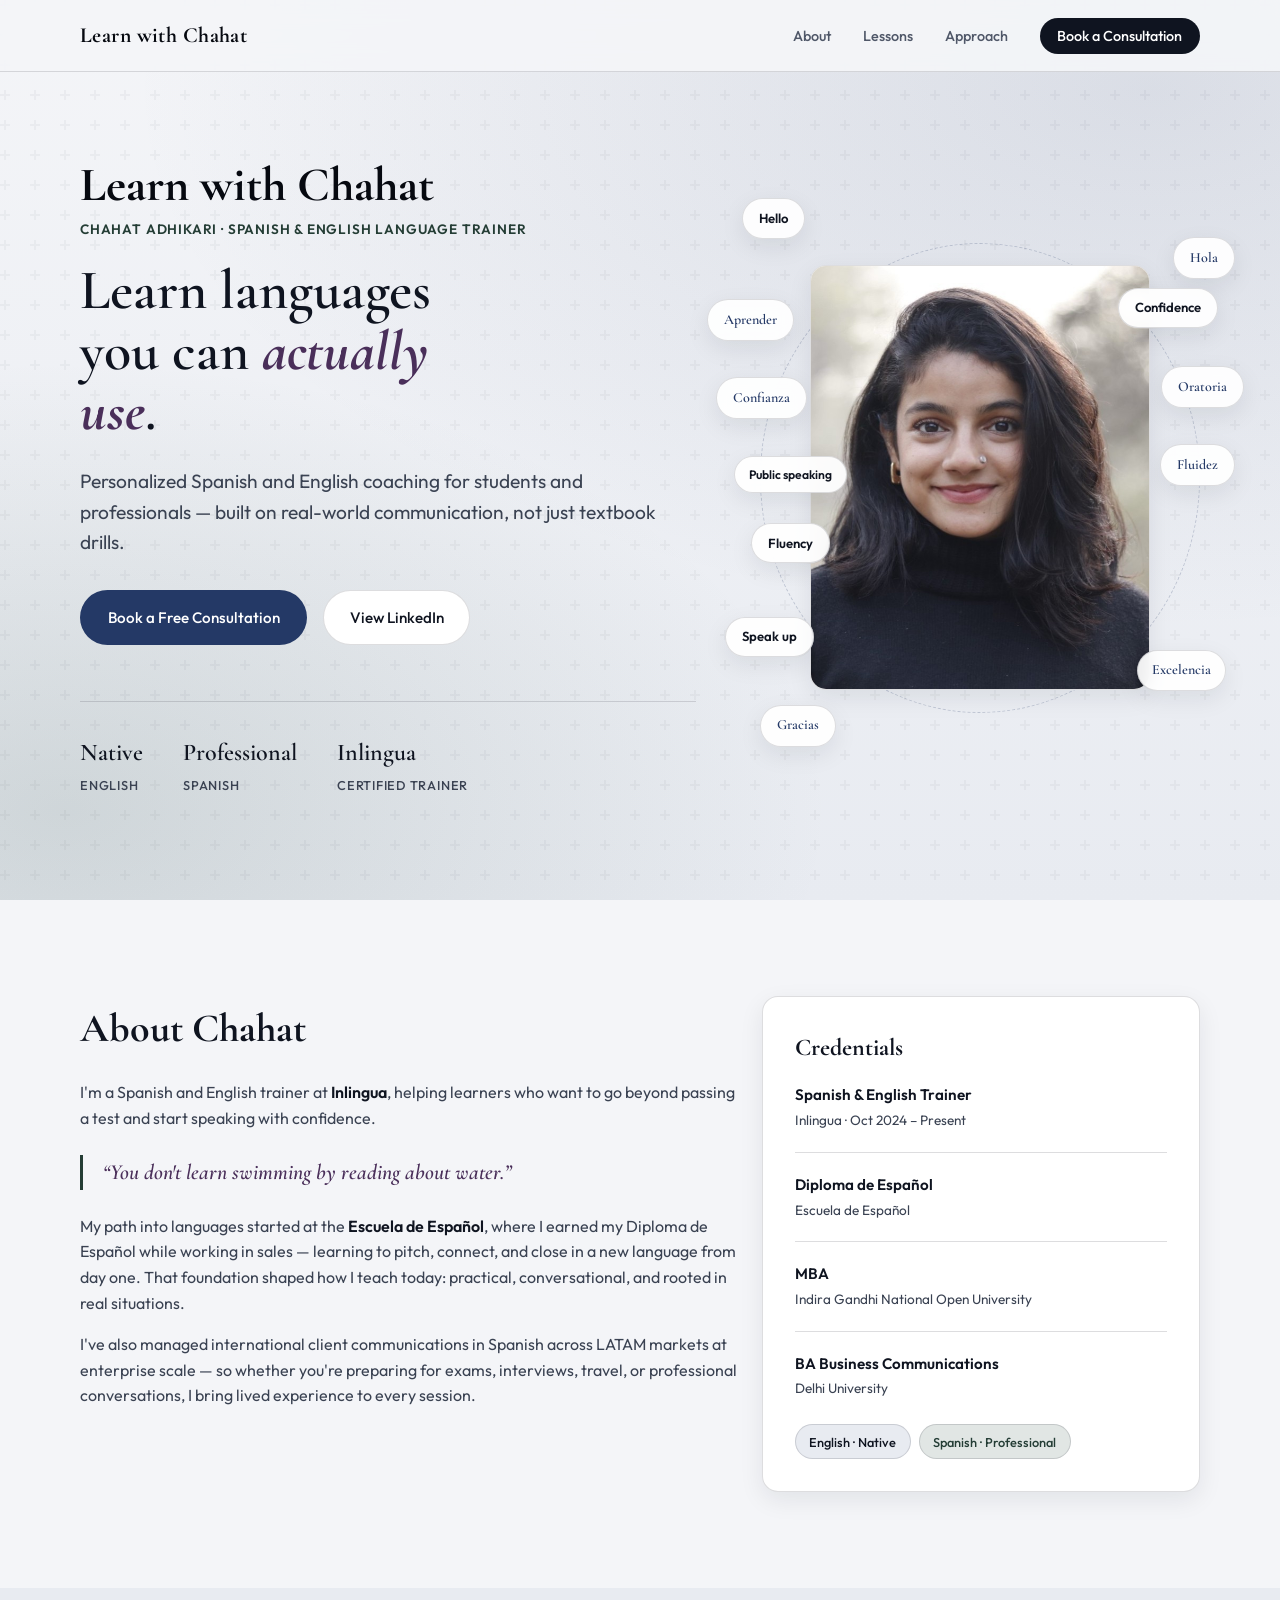
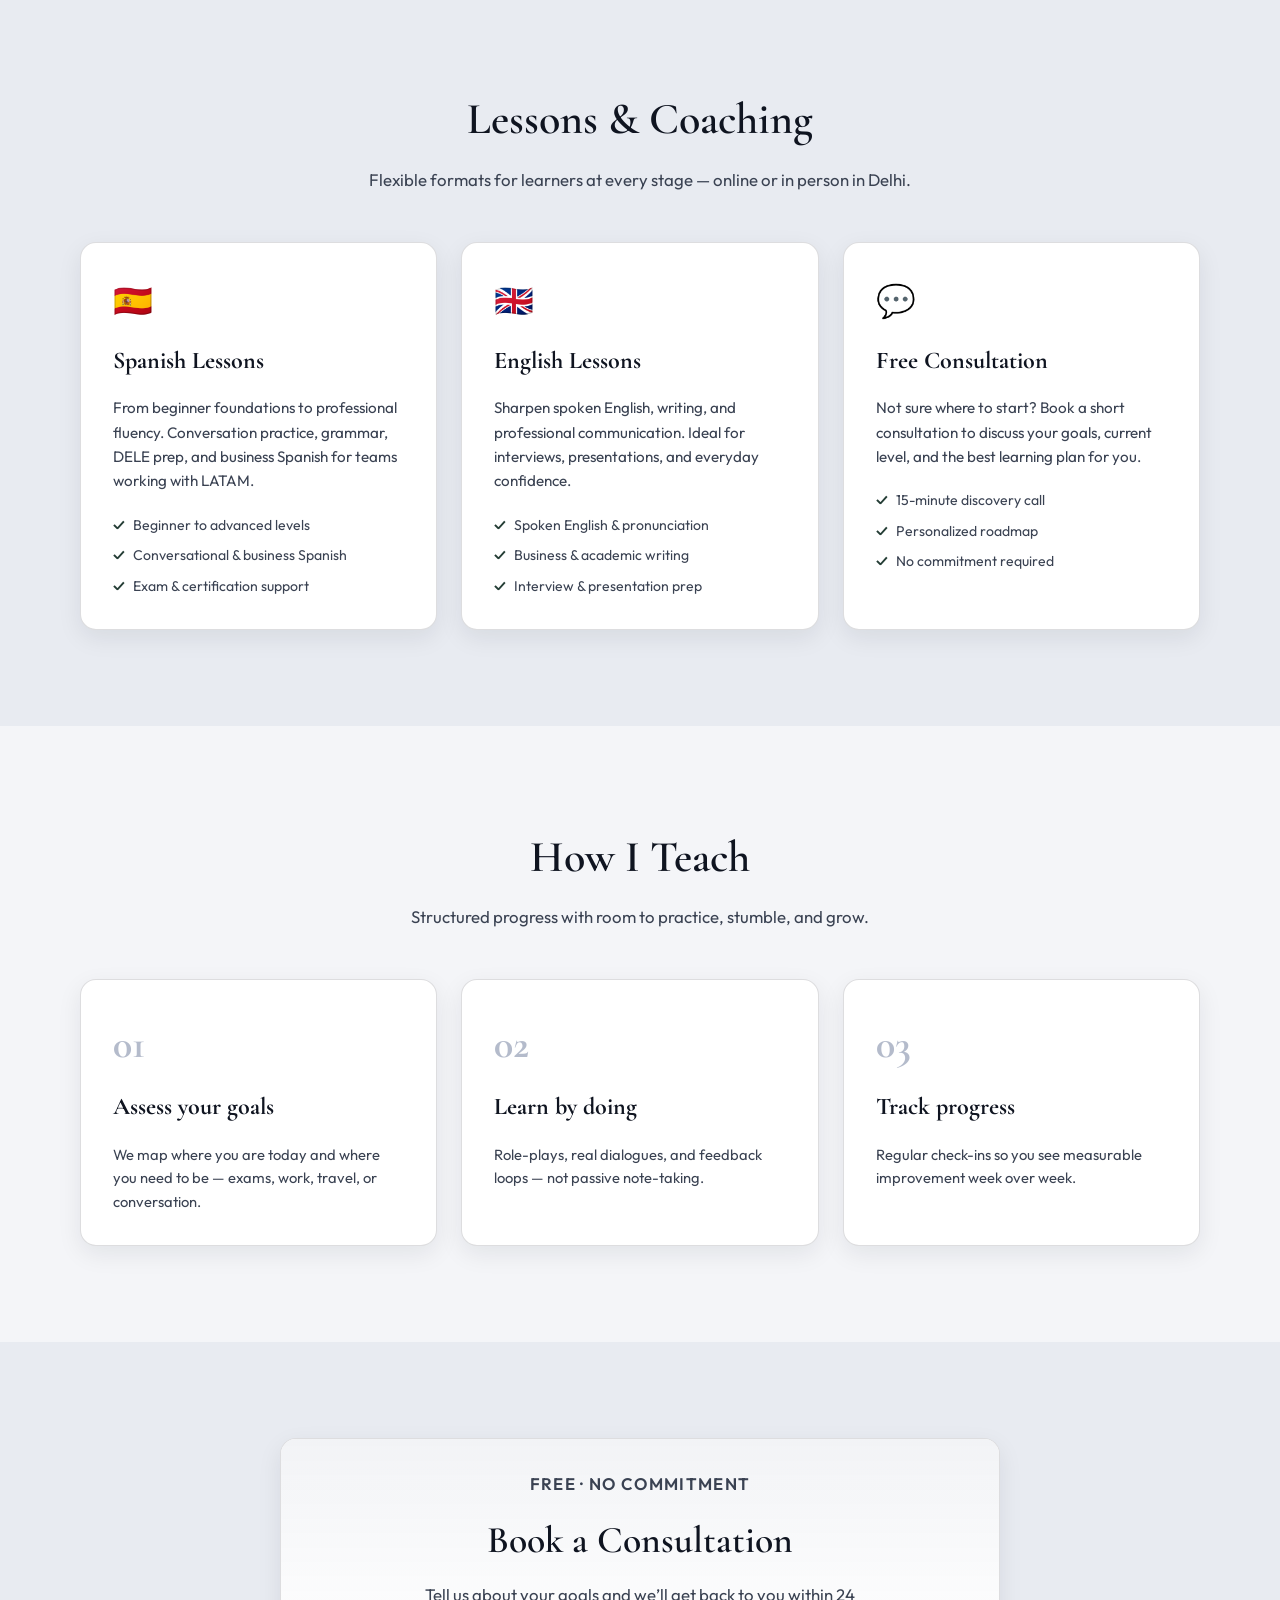
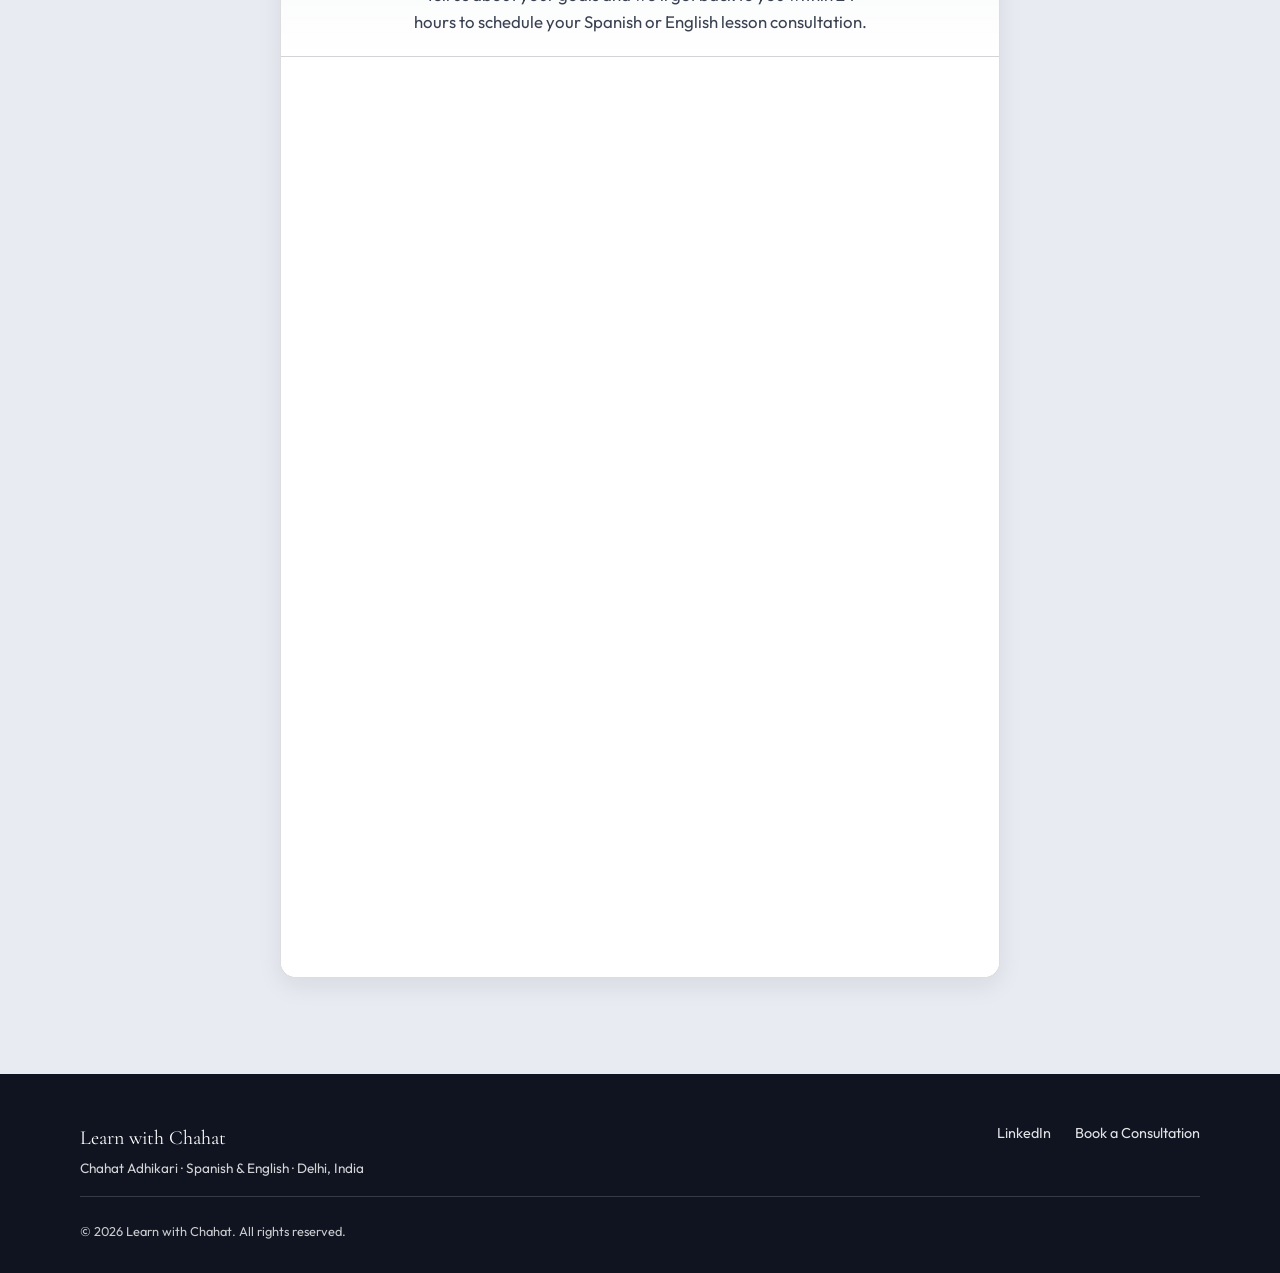
<file: index.html>
<!DOCTYPE html>
<html lang="en">
<head>
  <meta charset="UTF-8">
  <meta name="viewport" content="width=device-width, initial-scale=1.0, viewport-fit=cover">
  <meta name="description" content="Learn with Chahat — personalized Spanish and English lessons in Delhi. Book a free consultation for fluency, confidence, and career-ready communication.">
  <link rel="canonical" href="">
  <title>Learn with Chahat | Spanish & English Language Trainer</title>
  <link rel="preconnect" href="https://fonts.googleapis.com">
  <link rel="preconnect" href="https://fonts.gstatic.com" crossorigin>
  <link href="https://fonts.googleapis.com/css2?family=Cormorant+Garamond:ital,wght@0,500;0,600;0,700;1,500&family=Outfit:wght@300;400;500;600&display=swap" rel="stylesheet">
  <link rel="stylesheet" href="styles.css">
</head>
<body>
  <header class="site-header">
    <nav class="nav" aria-label="Main">
      <a class="logo" href="#">Learn with Chahat</a>
      <button class="nav-toggle" aria-expanded="false" aria-controls="nav-menu" aria-label="Toggle menu">
        <span></span><span></span><span></span>
      </button>
      <ul id="nav-menu" class="nav-links">
        <li><a href="#about">About</a></li>
        <li><a href="#services">Lessons</a></li>
        <li><a href="#approach">Approach</a></li>
        <li><a href="#book" class="nav-cta">Book a Consultation</a></li>
      </ul>
    </nav>
  </header>

  <main>
    <section class="hero">
      <div class="hero-bg" aria-hidden="true"></div>
      <div class="hero-inner container">
        <div class="hero-content">
          <p class="hero-name">Learn with Chahat</p>
          <p class="hero-byline">Chahat Adhikari · Spanish & English Language Trainer</p>
          <h1>Learn languages you can <em>actually use</em>.</h1>
          <p class="hero-lead">
            Personalized Spanish and English coaching for students and professionals —
            built on real-world communication, not just textbook drills.
          </p>
          <div class="hero-actions">
            <a href="#book" class="btn btn-primary">Book a Free Consultation</a>
            <a href="https://www.linkedin.com/in/chahat-adhikari-46746334b/" target="_blank" rel="noopener noreferrer" class="btn btn-ghost">
              View LinkedIn
            </a>
          </div>
          <ul class="hero-stats" aria-label="Highlights">
            <li>
              <span class="stat-value">Native</span>
              <span class="stat-label">English</span>
            </li>
            <li>
              <span class="stat-value">Professional</span>
              <span class="stat-label">Spanish</span>
            </li>
            <li>
              <span class="stat-value">Inlingua</span>
              <span class="stat-label">Certified Trainer</span>
            </li>
          </ul>
        </div>
        <div class="hero-visual">
          <div class="hero-visual-bg" aria-hidden="true">
            <span class="hero-ring hero-ring--outer"></span>
            <span class="hero-ring hero-ring--inner"></span>
          </div>
          <span class="lang-float lang-float--1" aria-hidden="true"><span>Hello</span></span>
          <span class="lang-float lang-float--2 lang-float--es" aria-hidden="true"><span>Hola</span></span>
          <span class="lang-float lang-float--3 lang-float--es" aria-hidden="true"><span>Aprender</span></span>
          <span class="lang-float lang-float--4" aria-hidden="true"><span>Confidence</span></span>
          <span class="lang-float lang-float--5 lang-float--es" aria-hidden="true"><span>Confianza</span></span>
          <span class="lang-float lang-float--6 lang-float--es" aria-hidden="true"><span>Oratoria</span></span>
          <span class="lang-float lang-float--7 lang-float--long" aria-hidden="true"><span>Public speaking</span></span>
          <span class="lang-float lang-float--8 lang-float--es" aria-hidden="true"><span>Fluidez</span></span>
          <span class="lang-float lang-float--9" aria-hidden="true"><span>Fluency</span></span>
          <span class="lang-float lang-float--10 lang-float--es lang-float--long" aria-hidden="true"><span>Excelencia</span></span>
          <span class="lang-float lang-float--11 lang-float--es" aria-hidden="true"><span>Gracias</span></span>
          <span class="lang-float lang-float--12" aria-hidden="true"><span>Speak up</span></span>
          <figure class="hero-photo">
            <img
              src="assets/chahat.jpg"
              alt="Chahat Adhikari, Spanish and English language trainer in Delhi"
              width="480"
              height="560"
              loading="eager">
          </figure>
        </div>
      </div>
    </section>

    <section id="about" class="section about">
      <div class="container split">
        <div class="about-text">
          <h2>About Chahat</h2>
          <p>
            I'm a Spanish and English trainer at <strong>Inlingua</strong>, helping learners who want
            to go beyond passing a test and start speaking with confidence.
          </p>
          <p class="quote">
            “You don't learn swimming by reading about water.”
          </p>
          <p>
            My path into languages started at the <strong>Escuela de Español</strong>, where I earned
            my Diploma de Español while working in sales — learning to pitch, connect, and close
            in a new language from day one. That foundation shaped how I teach today: practical,
            conversational, and rooted in real situations.
          </p>
          <p>
            I've also managed international client communications in Spanish across LATAM markets
            at enterprise scale — so whether you're preparing for exams, interviews, travel, or
            professional conversations, I bring lived experience to every session.
          </p>
        </div>
        <aside class="about-card card">
          <h3>Credentials</h3>
          <ul class="credential-list">
            <li>
              <span class="credential-title">Spanish & English Trainer</span>
              <span class="credential-detail">Inlingua · Oct 2024 – Present</span>
            </li>
            <li>
              <span class="credential-title">Diploma de Español</span>
              <span class="credential-detail">Escuela de Español</span>
            </li>
            <li>
              <span class="credential-title">MBA</span>
              <span class="credential-detail">Indira Gandhi National Open University</span>
            </li>
            <li>
              <span class="credential-title">BA Business Communications</span>
              <span class="credential-detail">Delhi University</span>
            </li>
          </ul>
          <div class="language-badges">
            <span class="badge">English · Native</span>
            <span class="badge badge-accent">Spanish · Professional</span>
          </div>
        </aside>
      </div>
    </section>

    <section id="services" class="section services">
      <div class="container">
        <header class="section-header">
          <h2>Lessons & Coaching</h2>
          <p>Flexible formats for learners at every stage — online or in person in Delhi.</p>
        </header>
        <div class="service-grid">
          <article class="service-card card">
            <div class="service-icon" aria-hidden="true">🇪🇸</div>
            <h3>Spanish Lessons</h3>
            <p>
              From beginner foundations to professional fluency. Conversation practice,
              grammar, DELE prep, and business Spanish for teams working with LATAM.
            </p>
            <ul>
              <li>Beginner to advanced levels</li>
              <li>Conversational & business Spanish</li>
              <li>Exam & certification support</li>
            </ul>
          </article>
          <article class="service-card card">
            <div class="service-icon" aria-hidden="true">🇬🇧</div>
            <h3>English Lessons</h3>
            <p>
              Sharpen spoken English, writing, and professional communication.
              Ideal for interviews, presentations, and everyday confidence.
            </p>
            <ul>
              <li>Spoken English & pronunciation</li>
              <li>Business & academic writing</li>
              <li>Interview & presentation prep</li>
            </ul>
          </article>
          <article class="service-card card">
            <div class="service-icon" aria-hidden="true">💬</div>
            <h3>Free Consultation</h3>
            <p>
              Not sure where to start? Book a short consultation to discuss your goals,
              current level, and the best learning plan for you.
            </p>
            <ul>
              <li>15-minute discovery call</li>
              <li>Personalized roadmap</li>
              <li>No commitment required</li>
            </ul>
          </article>
        </div>
      </div>
    </section>

    <section id="approach" class="section approach">
      <div class="container">
        <header class="section-header">
          <h2>How I Teach</h2>
          <p>Structured progress with room to practice, stumble, and grow.</p>
        </header>
        <ol class="approach-steps">
          <li class="card">
            <span class="step-num">01</span>
            <h3>Assess your goals</h3>
            <p>We map where you are today and where you need to be — exams, work, travel, or conversation.</p>
          </li>
          <li class="card">
            <span class="step-num">02</span>
            <h3>Learn by doing</h3>
            <p>Role-plays, real dialogues, and feedback loops — not passive note-taking.</p>
          </li>
          <li class="card">
            <span class="step-num">03</span>
            <h3>Track progress</h3>
            <p>Regular check-ins so you see measurable improvement week over week.</p>
          </li>
        </ol>
      </div>
    </section>

    <section id="book" class="section booking">
      <div class="container">
        <div class="form-panel">
          <div class="form-panel-header">
            <p class="form-panel-eyebrow">Free · No commitment</p>
            <h2>Book a Consultation</h2>
            <p>
              Tell us about your goals and we’ll get back to you within 24 hours
              to schedule your Spanish or English lesson consultation.
            </p>
          </div>
          <div class="form-iframe-shell">
            <iframe
              id="consultation-form"
              title="Book a consultation with Learn with Chahat"
              src=""
              width="100%"
              height="900"
              frameborder="0"
              marginheight="0"
              marginwidth="0"
              loading="lazy">
              Loading form…
            </iframe>
          </div>
          <p id="form-setup-notice" class="form-notice" hidden>
            <strong>Setup needed:</strong> Add your Google Form URL in <code>config.js</code> to enable booking.
          </p>
        </div>
      </div>
    </section>
  </main>

  <footer class="site-footer">
    <div class="container footer-inner">
      <div>
        <p class="footer-name">Learn with Chahat</p>
        <p class="footer-tagline">Chahat Adhikari · Spanish & English · Delhi, India</p>
      </div>
      <div class="footer-links">
        <a href="https://www.linkedin.com/in/chahat-adhikari-46746334b/" target="_blank" rel="noopener noreferrer">LinkedIn</a>
        <a href="#book">Book a Consultation</a>
      </div>
      <p class="footer-copy">&copy; <span id="year"></span> Learn with Chahat. All rights reserved.</p>
    </div>
  </footer>

  <script src="config.js"></script>
  <script src="script.js"></script>
</body>
</html>
</file>
<file: styles.css>
*,
*::before,
*::after {
  margin: 0;
  padding: 0;
  box-sizing: border-box;
}

:root {
  --bg: #f4f5f8;
  --bg-warm: #e8ebf1;
  --surface: #ffffff;
  --ink: #0f1420;
  --ink-muted: #3a4252;
  --ink-subtle: #4f5768;
  --accent: #243966;
  --accent-dark: #182948;
  --accent-soft: rgba(36, 57, 102, 0.12);
  --secondary: #2f4f44;
  --secondary-dark: #243d35;
  --secondary-soft: rgba(47, 79, 68, 0.14);
  --highlight: #4a2f5a;
  --border: rgba(15, 20, 32, 0.14);
  --shadow: 0 8px 24px rgba(15, 20, 32, 0.08);
  --radius: 16px;
  --card-bg: var(--surface);
  --card-border: 1px solid var(--border);
  --card-radius: var(--radius);
  --card-padding: 2rem;
  --card-shadow: var(--shadow);
  --card-gap: 1.5rem;
  --form-embed-offset: 128px;
  --form-embed-width: 640px;
  --font-display: 'Cormorant Garamond', Georgia, serif;
  --font-body: 'Outfit', system-ui, sans-serif;
  --header-h: 72px;
}

html {
  scroll-behavior: smooth;
  -webkit-text-size-adjust: 100%;
  text-size-adjust: 100%;
}

body {
  font-family: var(--font-body);
  font-weight: 400;
  color: var(--ink);
  background: var(--bg);
  line-height: 1.6;
  -webkit-font-smoothing: antialiased;
  overflow-x: hidden;
  padding-left: env(safe-area-inset-left);
  padding-right: env(safe-area-inset-right);
}

img {
  max-width: 100%;
  display: block;
}

a {
  color: inherit;
  text-decoration: none;
}

ul {
  list-style: none;
}

.container {
  width: min(1120px, calc(100% - 2rem));
  margin-inline: auto;
}

.card {
  background: var(--card-bg);
  border: var(--card-border);
  border-radius: var(--card-radius);
  box-shadow: var(--card-shadow);
  padding: var(--card-padding);
  transition: transform 0.25s ease, box-shadow 0.25s ease;
}

.card:hover {
  transform: translateY(-2px);
  box-shadow: 0 12px 32px rgba(15, 20, 32, 0.1);
}

.card h3 {
  font-family: var(--font-display);
  font-size: 1.5rem;
  margin-bottom: 1rem;
}

.card-shell {
  background: var(--card-bg);
  border: var(--card-border);
  border-radius: var(--card-radius);
  box-shadow: var(--card-shadow);
  overflow: hidden;
}

/* Header */
.site-header {
  position: fixed;
  inset: 0 0 auto;
  z-index: 100;
  height: var(--header-h);
  background: rgba(244, 245, 248, 0.94);
  backdrop-filter: blur(12px);
  border-bottom: 1px solid var(--border);
}

.nav {
  width: min(1120px, calc(100% - 2rem));
  margin-inline: auto;
  height: 100%;
  display: flex;
  align-items: center;
  justify-content: space-between;
  gap: 1rem;
}

.logo {
  font-family: var(--font-display);
  font-size: clamp(1.05rem, 2.8vw, 1.35rem);
  font-weight: 700;
  letter-spacing: 0.02em;
  color: #060910;
}

.nav-links {
  display: flex;
  align-items: center;
  gap: 2rem;
}

.nav-links a {
  font-size: 0.9rem;
  font-weight: 500;
  color: var(--ink-subtle);
  transition: color 0.2s;
}

.nav-links a:hover,
.nav-links a:focus-visible {
  color: var(--accent);
}

.nav-cta {
  background: var(--ink);
  color: var(--surface) !important;
  padding: 0.55rem 1.1rem;
  border-radius: 999px;
  transition: background 0.2s, transform 0.2s !important;
}

.nav-cta:hover {
  background: var(--accent) !important;
  transform: translateY(-1px);
}

.nav-toggle {
  display: none;
  flex-direction: column;
  gap: 5px;
  background: none;
  border: none;
  cursor: pointer;
  padding: 0.5rem;
  min-width: 44px;
  min-height: 44px;
  align-items: center;
  justify-content: center;
}

.nav-toggle span {
  display: block;
  width: 24px;
  height: 2px;
  background: var(--ink);
  border-radius: 2px;
  transition: transform 0.25s, opacity 0.25s;
}

/* Hero */
.hero {
  position: relative;
  min-height: 100vh;
  min-height: 100dvh;
  display: flex;
  align-items: center;
  padding: calc(var(--header-h) + 3rem) 0 4rem;
  overflow: hidden;
}

.hero-bg {
  position: absolute;
  inset: 0;
  background:
    radial-gradient(ellipse 80% 60% at 90% 10%, var(--accent-soft), transparent),
    radial-gradient(ellipse 60% 50% at 5% 90%, var(--secondary-soft), transparent),
    linear-gradient(180deg, var(--bg) 0%, var(--bg-warm) 100%);
  z-index: 0;
}

.hero-bg::after {
  content: '';
  position: absolute;
  inset: 0;
  opacity: 0.04;
  background-image: url("data:image/svg+xml,%3Csvg width='60' height='60' viewBox='0 0 60 60' xmlns='http://www.w3.org/2000/svg'%3E%3Cg fill='none' fill-rule='evenodd'%3E%3Cg fill='%231a1f2e' fill-opacity='1'%3E%3Cpath d='M36 34v-4h-2v4h-4v2h4v4h2v-4h4v-2h-4zm0-30V0h-2v4h-4v2h4v4h2V6h4V4h-4zM6 34v-4H4v4H0v2h4v4h2v-4h4v-2H6zM6 4V0H4v4H0v2h4v4h2V6h4V4H6z'/%3E%3C/g%3E%3C/g%3E%3C/svg%3E");
}

.hero-inner {
  position: relative;
  z-index: 1;
  display: grid;
  grid-template-columns: 1.05fr 0.75fr;
  gap: clamp(2rem, 5vw, 4rem);
  align-items: center;
}

.hero-content {
  position: relative;
  z-index: 1;
  min-width: 0;
}
.hero-name {
  font-family: var(--font-display);
  font-size: clamp(2rem, 4.5vw, 3rem);
  font-weight: 700;
  line-height: 1.05;
  color: #060910;
  margin-bottom: 0.5rem;
}

.hero-byline {
  font-size: 0.85rem;
  font-weight: 600;
  letter-spacing: 0.06em;
  text-transform: uppercase;
  color: var(--secondary-dark);
  margin-bottom: 1.25rem;
}

.hero-visual {
  position: relative;
  width: min(520px, 100%);
  min-height: clamp(460px, 56vw, 560px);
  justify-self: end;
  display: flex;
  align-items: center;
  justify-content: center;
}

.hero-visual-bg {
  position: absolute;
  inset: 8% 0;
  display: grid;
  place-items: center;
  pointer-events: none;
}

.hero-ring {
  position: absolute;
  border-radius: 50%;
  border: 1px dashed rgba(36, 57, 102, 0.22);
}

.hero-ring--outer {
  width: 100%;
  height: 100%;
  animation: orbit-spin 48s linear infinite;
}

.hero-ring--inner {
  width: 72%;
  height: 72%;
  border-color: rgba(47, 79, 68, 0.24);
  animation: orbit-spin 32s linear infinite reverse;
}

.lang-float {
  position: absolute;
  z-index: 2;
  animation: float-drift 6s ease-in-out infinite;
}

.lang-float span {
  display: inline-flex;
  align-items: center;
  padding: 0.55rem 1rem;
  border-radius: 999px;
  border: var(--card-border);
  background: rgba(255, 255, 255, 0.92);
  box-shadow: var(--card-shadow);
  font-size: 0.82rem;
  font-weight: 600;
  color: var(--ink);
  white-space: nowrap;
  backdrop-filter: blur(8px);
}

.lang-float--long span {
  font-size: 0.76rem;
  padding: 0.5rem 0.9rem;
}

.lang-float--es span {
  color: var(--accent);
  font-family: var(--font-display);
  font-size: 0.88rem;
}

.lang-float--1 {
  top: 0;
  left: -4%;
  animation-delay: 0s;
}

.lang-float--2 {
  top: 7%;
  right: -8%;
  animation-delay: -0.8s;
}

.lang-float--3 {
  top: 18%;
  left: -12%;
  animation-delay: -1.6s;
  animation-duration: 5.5s;
}

.lang-float--4 {
  top: 16%;
  right: -4%;
  animation-delay: -2.4s;
}

.lang-float--5 {
  top: 32%;
  left: -10%;
  animation-delay: -3.2s;
  animation-duration: 6.5s;
}

.lang-float--6 {
  top: 30%;
  right: -10%;
  animation-delay: -4s;
  animation-duration: 7s;
}

.lang-float--7 {
  top: 46%;
  left: -6%;
  animation-delay: -1.2s;
}

.lang-float--8 {
  top: 44%;
  right: -8%;
  animation-delay: -2s;
}

.lang-float--9 {
  top: 58%;
  left: -2%;
  animation-delay: -2.8s;
  animation-duration: 6s;
}

.lang-float--10 {
  bottom: 12%;
  right: -6%;
  animation-delay: -3.6s;
}

.lang-float--11 {
  bottom: 2%;
  left: 0;
  animation-delay: -4.4s;
  animation-duration: 5.5s;
}

.lang-float--12 {
  bottom: 18%;
  left: -8%;
  animation-delay: -1.8s;
}

.hero-photo {
  position: relative;
  z-index: 1;
  margin: 0;
  width: min(340px, 78%);
  border-radius: var(--card-radius);
  overflow: hidden;
  border: var(--card-border);
  box-shadow: var(--card-shadow);
  aspect-ratio: 4 / 5;
  background: var(--surface);
  animation: photo-rise 1s ease-out both;
}

.hero-photo img {
  width: 100%;
  height: 100%;
  object-fit: cover;
  object-position: center 18%;
  display: block;
}

@keyframes float-drift {
  0%, 100% {
    transform: translate3d(0, 0, 0);
  }

  50% {
    transform: translate3d(0, -14px, 0);
  }
}

@keyframes orbit-spin {
  from {
    transform: rotate(0deg);
  }

  to {
    transform: rotate(360deg);
  }
}

@keyframes photo-rise {
  from {
    opacity: 0;
    transform: translateY(24px) scale(0.96);
  }

  to {
    opacity: 1;
    transform: translateY(0) scale(1);
  }
}

.eyebrow {
  font-size: 0.85rem;
  font-weight: 600;
  letter-spacing: 0.08em;
  text-transform: uppercase;
  color: var(--secondary-dark);
  margin-bottom: 1.25rem;
}

.hero h1 {
  font-family: var(--font-display);
  font-size: clamp(2.25rem, 5vw, 3.5rem);
  font-weight: 600;
  line-height: 1.08;
  max-width: 16ch;
  margin-bottom: 1.5rem;
  color: var(--ink);
}

.hero h1 em {
  font-style: italic;
  color: var(--highlight);
  font-weight: 700;
}

.hero-lead {
  font-size: clamp(1.05rem, 2vw, 1.2rem);
  color: var(--ink-muted);
  max-width: 52ch;
  margin-bottom: 2rem;
}

.hero-actions {
  display: flex;
  flex-wrap: wrap;
  gap: 1rem;
  margin-bottom: 3.5rem;
}

.btn {
  display: inline-flex;
  align-items: center;
  justify-content: center;
  padding: 0.85rem 1.6rem;
  min-height: 48px;
  border-radius: 999px;
  font-size: 0.95rem;
  font-weight: 500;
  border: 2px solid transparent;
  cursor: pointer;
  transition: background 0.2s, color 0.2s, border-color 0.2s, transform 0.2s;
}

.btn:hover {
  transform: translateY(-2px);
}

.btn-primary {
  background: var(--accent);
  color: #fff;
}

.btn-primary:hover {
  background: var(--accent-dark);
}

.btn-ghost {
  border: var(--card-border);
  background: var(--surface);
  color: var(--ink);
}

.btn-ghost:hover {
  border-color: var(--accent);
  color: var(--accent);
}

.btn-secondary {
  background: var(--secondary);
  color: #fff;
  width: 100%;
  margin-top: 1.5rem;
}

.btn-secondary:hover {
  background: var(--secondary-dark);
}

.hero-stats {
  display: flex;
  flex-wrap: wrap;
  gap: 2.5rem;
  padding-top: 2rem;
  border-top: 1px solid var(--border);
}

.hero-stats li {
  display: flex;
  flex-direction: column;
  gap: 0.15rem;
}

.stat-value {
  font-family: var(--font-display);
  font-size: 1.5rem;
  font-weight: 600;
  color: var(--ink);
}

.stat-label {
  font-size: 0.8rem;
  font-weight: 500;
  color: var(--ink-muted);
  text-transform: uppercase;
  letter-spacing: 0.06em;
}

/* Sections */
.section {
  padding: clamp(4rem, 8vw, 6rem) 0;
}

.section-header {
  text-align: center;
  max-width: 620px;
  margin: 0 auto 3rem;
}

.section-header h2 {
  font-family: var(--font-display);
  font-size: clamp(2rem, 4vw, 2.75rem);
  font-weight: 600;
  margin-bottom: 0.75rem;
}

.section-header p {
  color: var(--ink-muted);
  font-size: 1.05rem;
}

.split {
  display: grid;
  grid-template-columns: 1.2fr 0.8fr;
  gap: var(--card-gap);
  align-items: start;
}

.about-text h2 {
  font-family: var(--font-display);
  font-size: clamp(2rem, 4vw, 2.5rem);
  margin-bottom: 1.25rem;
}

.about-text p {
  color: var(--ink-muted);
  margin-bottom: 1rem;
}

.about-text p strong {
  color: var(--ink);
  font-weight: 600;
}

.about-text .quote {
  font-family: var(--font-display);
  font-size: 1.35rem;
  font-style: italic;
  font-weight: 600;
  color: var(--highlight);
  border-left: 3px solid var(--secondary-dark);
  padding-left: 1.25rem;
  margin: 1.5rem 0;
}

.credential-list {
  display: flex;
  flex-direction: column;
  gap: 1.25rem;
  margin-bottom: 1.5rem;
}

.credential-list li {
  display: flex;
  flex-direction: column;
  gap: 0.15rem;
  padding-bottom: 1.25rem;
  border-bottom: 1px solid var(--border);
}

.credential-list li:last-child {
  border-bottom: none;
  padding-bottom: 0;
}

.credential-title {
  font-weight: 600;
  font-size: 0.95rem;
}

.credential-detail {
  font-size: 0.85rem;
  color: var(--ink-muted);
}

.language-badges {
  display: flex;
  flex-wrap: wrap;
  gap: 0.5rem;
}

.badge {
  font-size: 0.8rem;
  font-weight: 500;
  padding: 0.4rem 0.85rem;
  border-radius: 999px;
  border: var(--card-border);
  background: var(--bg-warm);
  color: var(--ink);
}

.badge-accent {
  background: var(--secondary-soft);
  color: var(--secondary-dark);
}

/* Services */
.services {
  background: var(--bg-warm);
}

.service-grid {
  display: grid;
  grid-template-columns: repeat(3, 1fr);
  gap: var(--card-gap);
}

.service-icon {
  font-size: 2rem;
  margin-bottom: 1rem;
}

.service-card > p {
  color: var(--ink-muted);
  font-size: 0.95rem;
  margin-bottom: 1.25rem;
}

.service-card ul {
  display: flex;
  flex-direction: column;
  gap: 0.5rem;
}

.service-card li {
  font-size: 0.88rem;
  color: var(--ink-muted);
  padding-left: 1.25rem;
  position: relative;
}

.service-card li::before {
  content: '✓';
  position: absolute;
  left: 0;
  color: var(--secondary-dark);
  font-weight: 700;
}

/* Approach */
.approach-steps {
  display: grid;
  grid-template-columns: repeat(3, 1fr);
  gap: var(--card-gap);
  counter-reset: step;
  list-style: none;
}

.approach-steps li {
  position: relative;
}

.step-num {
  font-family: var(--font-display);
  font-size: 2.5rem;
  font-weight: 700;
  color: rgba(36, 57, 102, 0.34);
  display: block;
  margin-bottom: 0.75rem;
}

.approach-steps p {
  font-size: 0.92rem;
  color: var(--ink-muted);
}

/* Booking form */
.booking {
  background: var(--bg-warm);
}

.form-panel {
  width: min(720px, 100%);
  margin-inline: auto;
  background: var(--surface);
  border: var(--card-border);
  border-radius: var(--card-radius);
  box-shadow: var(--card-shadow);
  overflow: hidden;
}

.form-panel-header {
  padding: clamp(1.5rem, 4vw, 2rem) clamp(1.25rem, 4vw, 2rem) 1.25rem;
  text-align: center;
  border-bottom: 1px solid var(--border);
  background:
    linear-gradient(180deg, rgba(36, 57, 102, 0.06) 0%, transparent 100%),
    var(--surface);
}

.form-panel-eyebrow {
  display: inline-block;
  font-size: 0.78rem;
  font-weight: 600;
  letter-spacing: 0.08em;
  text-transform: uppercase;
  color: var(--secondary-dark);
  margin-bottom: 0.75rem;
}

.form-panel-header h2 {
  font-family: var(--font-display);
  font-size: clamp(1.75rem, 4vw, 2.35rem);
  font-weight: 600;
  margin-bottom: 0.75rem;
  color: var(--ink);
}

.form-panel-header p {
  color: var(--ink-muted);
  font-size: clamp(0.95rem, 2.5vw, 1.05rem);
  max-width: 42ch;
  margin-inline: auto;
}

.form-iframe-shell {
  position: relative;
  background: var(--surface);
  overflow: hidden;
}

.form-iframe-shell iframe {
  display: block;
  width: 100%;
  border: 0;
  background: var(--surface);
  margin-top: calc(-1 * var(--form-embed-offset));
  min-height: calc(720px + var(--form-embed-offset));
  height: calc(920px + var(--form-embed-offset));
}

.form-notice {
  padding: 2rem 1.25rem;
  text-align: center;
  color: var(--ink-muted);
  font-size: 0.95rem;
  border-top: 1px solid var(--border);
}

.form-notice strong {
  color: var(--ink);
}

.form-notice code {
  background: var(--bg-warm);
  color: var(--ink);
  padding: 0.15rem 0.4rem;
  border-radius: var(--radius);
  border: var(--card-border);
  font-size: 0.85rem;
}

/* Footer */
.site-footer {
  background: var(--ink);
  color: rgba(255, 255, 255, 0.88);
  padding: 3rem 0 calc(2rem + env(safe-area-inset-bottom));
}

.footer-inner {
  display: grid;
  grid-template-columns: 1fr auto;
  gap: 1rem 2rem;
}

.footer-name {
  font-family: var(--font-display);
  font-size: 1.25rem;
  color: #fff;
  margin-bottom: 0.25rem;
}

.footer-tagline {
  font-size: 0.85rem;
  color: rgba(255, 255, 255, 0.82);
}

.footer-links {
  display: flex;
  gap: 1.5rem;
  align-items: start;
}

.footer-links a {
  font-size: 0.9rem;
  color: rgba(255, 255, 255, 0.88);
  transition: color 0.2s;
}

.footer-links a:hover {
  color: #fff;
}

.footer-copy {
  grid-column: 1 / -1;
  font-size: 0.8rem;
  color: rgba(255, 255, 255, 0.78);
  padding-top: 1.5rem;
  border-top: 1px solid rgba(255, 255, 255, 0.16);
}

/* Mobile */
@media (max-width: 768px) {
  :root {
    --card-padding: 1.25rem;
    --header-h: 64px;
  }

  .site-header {
    padding-top: env(safe-area-inset-top);
  }

  .nav-toggle {
    display: flex;
  }

  .nav-links {
    position: fixed;
    top: calc(var(--header-h) + env(safe-area-inset-top));
    left: 0;
    right: 0;
    background: var(--surface);
    flex-direction: column;
    align-items: stretch;
    padding: 1rem 1.25rem 1.25rem;
    gap: 0.35rem;
    border-bottom: 1px solid var(--border);
    transform: translateY(-120%);
    opacity: 0;
    pointer-events: none;
    transition: transform 0.3s, opacity 0.3s;
    box-shadow: var(--card-shadow);
  }

  .nav-links a {
    padding: 0.75rem 0.5rem;
    min-height: 44px;
    display: flex;
    align-items: center;
  }

  .nav-cta {
    text-align: center;
    justify-content: center;
    margin-top: 0.35rem;
  }

  .nav-links.open {
    transform: translateY(0);
    opacity: 1;
    pointer-events: auto;
  }

  .hero {
    min-height: auto;
    padding: calc(var(--header-h) + env(safe-area-inset-top) + 1.5rem) 0 2.5rem;
  }

  .hero-inner {
    grid-template-columns: 1fr;
    gap: 1.5rem;
  }

  .hero-visual {
    width: 100%;
    min-height: 340px;
    justify-self: center;
    order: -1;
  }

  .hero-photo {
    width: min(280px, 72%);
  }

  .hero-name {
    font-size: clamp(1.75rem, 8vw, 2.25rem);
  }

  .hero-byline {
    font-size: 0.75rem;
    line-height: 1.5;
  }

  .hero h1 {
    max-width: none;
    font-size: clamp(1.85rem, 7vw, 2.5rem);
  }

  .hero-lead {
    max-width: none;
    margin-bottom: 1.5rem;
  }

  .hero-actions {
    flex-direction: column;
    align-items: stretch;
    margin-bottom: 2rem;
  }

  .hero-actions .btn {
    width: 100%;
  }

  .hero-stats {
    display: grid;
    grid-template-columns: repeat(3, 1fr);
    gap: 1rem;
  }

  .stat-value {
    font-size: 1.2rem;
  }

  .stat-label {
    font-size: 0.68rem;
  }

  .lang-float span {
    font-size: 0.72rem;
    padding: 0.45rem 0.75rem;
  }

  .lang-float--long span,
  .lang-float--es span {
    font-size: 0.7rem;
  }

  .lang-float--7,
  .lang-float--8,
  .lang-float--9,
  .lang-float--10,
  .lang-float--11,
  .lang-float--12 {
    display: none;
  }

  .lang-float--1 { top: 2%; left: 0; }
  .lang-float--2 { top: 10%; right: 0; }
  .lang-float--3 { top: 24%; left: -2%; }
  .lang-float--4 { top: 22%; right: 0; }
  .lang-float--5 { bottom: 18%; left: 0; }
  .lang-float--6 { bottom: 8%; right: 0; }

  .section {
    padding: clamp(2.75rem, 8vw, 4rem) 0;
  }

  .section-header {
    margin-bottom: 2rem;
  }

  .section-header p {
    font-size: 0.98rem;
  }

  .split,
  .service-grid,
  .approach-steps {
    grid-template-columns: 1fr;
  }

  .about-text .quote {
    font-size: 1.15rem;
  }

  .booking .container {
    width: 100%;
  }

  .form-panel-header {
    padding-inline: 1rem;
  }

  .footer-inner {
    grid-template-columns: 1fr;
  }

  .footer-links {
    flex-direction: column;
    gap: 0.75rem;
  }
}

@media (max-width: 640px) {
  .booking .container {
    width: 100%;
  }

  .form-panel {
    border-radius: 0;
    border-left: 0;
    border-right: 0;
  }

  .form-iframe-shell {
    height: calc((980px + var(--form-embed-offset)) * (100vw / var(--form-embed-width)));
  }

  .form-iframe-shell iframe {
    width: var(--form-embed-width);
    max-width: none;
    transform: scale(calc(100vw / var(--form-embed-width)));
    transform-origin: top left;
  }
}

@media (max-width: 380px) {
  .hero-stats {
    grid-template-columns: 1fr;
    gap: 0.75rem;
  }

  .hero-stats li {
    flex-direction: row;
    align-items: baseline;
    gap: 0.5rem;
  }
}

@media (hover: none) {
  .card:hover {
    transform: none;
    box-shadow: var(--card-shadow);
  }

  .btn:hover {
    transform: none;
  }
}

@media (prefers-reduced-motion: reduce) {
  html {
    scroll-behavior: auto;
  }

  *,
  *::before,
  *::after {
    transition-duration: 0.01ms !important;
    animation-duration: 0.01ms !important;
    animation-iteration-count: 1 !important;
  }
}
</file>
